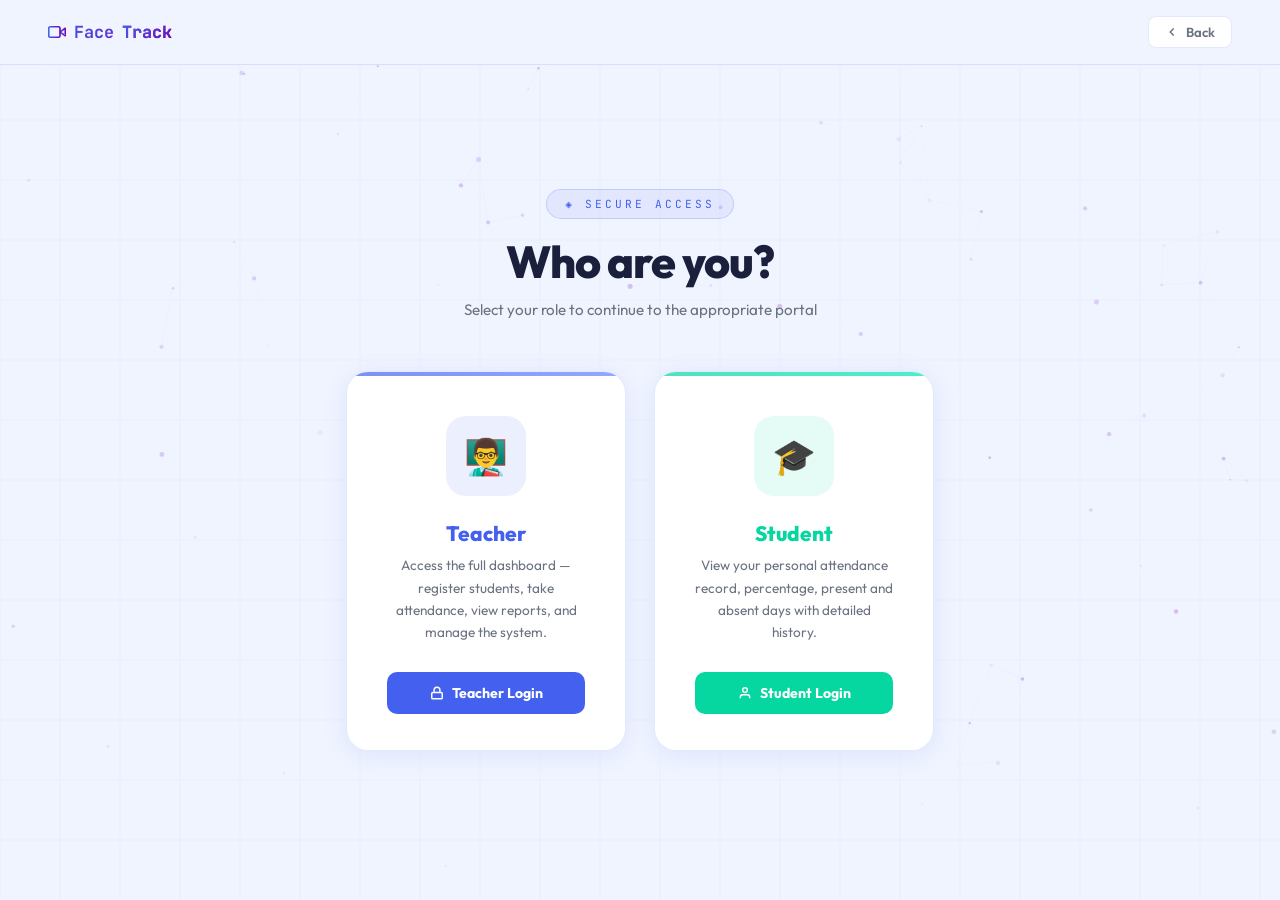
<file: face_attendanc/templates/login.html>
<!DOCTYPE html>
<html lang="en">
<head>
<meta charset="UTF-8"/>
<meta name="viewport" content="width=device-width, initial-scale=1.0"/>
<title>FaceTrack — Choose Login</title>
<link href="https://fonts.googleapis.com/css2?family=Outfit:wght@300;400;500;600;700;800&family=JetBrains+Mono:wght@400;600&display=swap" rel="stylesheet"/>
<style>
:root{--bg:#f0f4ff;--surface:#fff;--accent:#4361ee;--accent2:#7209b7;--accent3:#06d6a0;--text:#1a1f3c;--muted:#6b7280;--border:rgba(67,97,238,0.14);--shadow:0 4px 24px rgba(67,97,238,0.1);--glow:0 0 24px rgba(67,97,238,0.35),0 8px 32px rgba(67,97,238,0.15);}
*{margin:0;padding:0;box-sizing:border-box;}
html,body{min-height:100vh;background:var(--bg);color:var(--text);font-family:'Outfit',sans-serif;cursor:default;}
#bg-canvas{position:fixed;inset:0;z-index:0;}

.topbar{position:fixed;top:0;left:0;right:0;z-index:100;display:flex;align-items:center;justify-content:space-between;padding:16px 48px;border-bottom:1px solid var(--border);backdrop-filter:blur(20px);background:rgba(240,244,255,0.9);}
.logo{display:inline-flex;align-items:center;gap:8px;font-family:'JetBrains Mono',monospace;font-size:1.05rem;font-weight:700;text-decoration:none;background:linear-gradient(135deg,var(--accent),var(--accent2));-webkit-background-clip:text;-webkit-text-fill-color:transparent;background-clip:text;}
.logo svg{flex-shrink:0;}
.logo span{background:linear-gradient(135deg,var(--accent),var(--accent2));-webkit-background-clip:text;-webkit-text-fill-color:transparent;background-clip:text;}
.back-link{display:flex;align-items:center;gap:7px;font-size:0.82rem;font-weight:600;color:var(--muted);text-decoration:none;padding:7px 16px;border:1px solid var(--border);border-radius:8px;background:var(--surface);transition:all 0.2s;}
.back-link:hover{color:var(--accent);border-color:rgba(67,97,238,0.3);}

.page{position:relative;z-index:10;min-height:100vh;display:flex;flex-direction:column;align-items:center;justify-content:center;padding:100px 24px 60px;text-align:center;}
.page-tag{font-family:'JetBrains Mono',monospace;font-size:0.7rem;letter-spacing:3px;color:var(--accent);margin-bottom:14px;background:rgba(67,97,238,0.08);border:1px solid rgba(67,97,238,0.2);padding:7px 18px;border-radius:100px;display:inline-block;animation:fadeUp 0.6s ease both;}
.page-title{font-size:clamp(2rem,4vw,2.8rem);font-weight:800;color:var(--text);letter-spacing:-1px;margin-bottom:10px;animation:fadeUp 0.7s ease 0.1s both;}
.page-sub{font-size:0.95rem;color:var(--muted);margin-bottom:52px;animation:fadeUp 0.7s ease 0.2s both;}

/* Role cards */
.roles{display:flex;gap:28px;justify-content:center;flex-wrap:wrap;animation:fadeUp 0.7s ease 0.3s both;}
.role-card{background:var(--surface);border:1.5px solid var(--border);border-radius:22px;padding:44px 40px 36px;width:280px;cursor:pointer;text-decoration:none;color:var(--text);box-shadow:var(--shadow);transition:all 0.3s cubic-bezier(0.23,1,0.32,1);position:relative;overflow:hidden;display:flex;flex-direction:column;align-items:center;text-align:center;}
.role-card::before{content:'';position:absolute;top:0;left:0;right:0;height:4px;border-radius:22px 22px 0 0;opacity:0.7;transition:opacity 0.3s;}
.role-card.teacher::before{background:linear-gradient(90deg,var(--accent),#6483ff);}
.role-card.student::before{background:linear-gradient(90deg,var(--accent3),#00e8b5);}
.role-card:hover{transform:translateY(-8px);box-shadow:0 20px 52px rgba(67,97,238,0.18);}
.role-card:hover::before{opacity:1;}

.role-icon{width:80px;height:80px;border-radius:20px;display:flex;align-items:center;justify-content:center;margin-bottom:24px;font-size:2.2rem;}
.role-card.teacher .role-icon{background:rgba(67,97,238,0.1);}
.role-card.student .role-icon{background:rgba(6,214,160,0.1);}

.role-title{font-size:1.3rem;font-weight:800;margin-bottom:8px;}
.role-card.teacher .role-title{color:var(--accent);}
.role-card.student .role-title{color:var(--accent3);}

.role-desc{font-size:0.85rem;color:var(--muted);line-height:1.65;margin-bottom:28px;flex:1;}

.role-btn{display:inline-flex;align-items:center;gap:8px;padding:12px 28px;border-radius:10px;font-family:'Outfit',sans-serif;font-size:0.88rem;font-weight:700;border:none;cursor:pointer;transition:all 0.25s;text-decoration:none;color:#fff;width:100%;justify-content:center;}
.role-card.teacher .role-btn{background:var(--accent);}
.role-card.teacher .role-btn:hover{background:#3451d1;box-shadow:0 0 20px rgba(67,97,238,0.4);}
.role-card.student .role-btn{background:var(--accent3);}
.role-card.student .role-btn:hover{background:#00b890;box-shadow:0 0 20px rgba(6,214,160,0.4);}

@keyframes fadeUp{from{opacity:0;transform:translateY(22px);}to{opacity:1;transform:translateY(0);}}
</style>
</head>
<body>
<canvas id="bg-canvas"></canvas>
<nav class="topbar">
  <div class="logo"><svg width="18" height="18" viewBox="0 0 24 24" fill="none" stroke="url(#lg)" stroke-width="2.2" stroke-linecap="round" stroke-linejoin="round"><defs><linearGradient id="lg" x1="0" y1="0" x2="1" y2="0"><stop offset="0%" stop-color="#4361ee"/><stop offset="100%" stop-color="#7209b7"/></linearGradient></defs><path d="M23 7l-7 5 7 5V7z"/><rect x="1" y="5" width="15" height="14" rx="2" ry="2"/></svg>Face<span>Track</span></div>
  <a href="/" class="back-link">
    <svg width="14" height="14" viewBox="0 0 24 24" fill="none" stroke="currentColor" stroke-width="2.5"><polyline points="15 18 9 12 15 6"/></svg>
    Back
  </a>
</nav>

<div class="page">
  <div class="page-tag">◈ SECURE ACCESS</div>
  <h1 class="page-title">Who are you?</h1>
  <p class="page-sub">Select your role to continue to the appropriate portal</p>

  <div class="roles">
    <a href="/teacher-login" class="role-card teacher">
      <div class="role-icon">👨‍🏫</div>
      <div class="role-title">Teacher</div>
      <div class="role-desc">Access the full dashboard — register students, take attendance, view reports, and manage the system.</div>
      <span class="role-btn">
        <svg width="14" height="14" viewBox="0 0 24 24" fill="none" stroke="currentColor" stroke-width="2.5"><rect x="3" y="11" width="18" height="11" rx="2" ry="2"/><path d="M7 11V7a5 5 0 0 1 10 0v4"/></svg>
        Teacher Login
      </span>
    </a>

    <a href="/student-login" class="role-card student">
      <div class="role-icon">🎓</div>
      <div class="role-title">Student</div>
      <div class="role-desc">View your personal attendance record, percentage, present and absent days with detailed history.</div>
      <span class="role-btn">
        <svg width="14" height="14" viewBox="0 0 24 24" fill="none" stroke="currentColor" stroke-width="2.5"><path d="M20 21v-2a4 4 0 0 0-4-4H8a4 4 0 0 0-4 4v2"/><circle cx="12" cy="7" r="4"/></svg>
        Student Login
      </span>
    </a>
  </div>
</div>

<script>
const cv=document.getElementById('bg-canvas'),cx=cv.getContext('2d');
let W,H,ps=[];
function rsz(){W=cv.width=window.innerWidth;H=cv.height=window.innerHeight;}
window.addEventListener('resize',()=>{rsz();init();});rsz();
class P{constructor(){this.r(true);}r(i=false){this.x=Math.random()*W;this.y=i?Math.random()*H:-10;this.vx=(Math.random()-.5)*.3;this.vy=Math.random()*.35+.08;this.rad=Math.random()*2+.6;this.a=Math.random()*.18+.06;this.h=Math.random()>.5?'67,97,238':'114,9,183';}u(){this.x+=this.vx;this.y+=this.vy;if(this.y>H+10)this.r();}d(){cx.save();cx.globalAlpha=this.a;cx.fillStyle=`rgba(${this.h},1)`;cx.beginPath();cx.arc(this.x,this.y,this.rad,0,Math.PI*2);cx.fill();cx.restore();}}
function init(){ps=[];for(let i=0;i<80;i++)ps.push(new P());}init();
function loop(){cx.clearRect(0,0,W,H);cx.save();cx.strokeStyle='rgba(67,97,238,0.035)';cx.lineWidth=1;for(let x=0;x<W;x+=60){cx.beginPath();cx.moveTo(x,0);cx.lineTo(x,H);cx.stroke();}for(let y=0;y<H;y+=60){cx.beginPath();cx.moveTo(0,y);cx.lineTo(W,y);cx.stroke();}cx.restore();for(let i=0;i<ps.length;i++)for(let j=i+1;j<ps.length;j++){const dx=ps[i].x-ps[j].x,dy=ps[i].y-ps[j].y,d=Math.sqrt(dx*dx+dy*dy);if(d<110){cx.save();cx.globalAlpha=(1-d/110)*.07;cx.strokeStyle='rgba(67,97,238,1)';cx.lineWidth=.5;cx.beginPath();cx.moveTo(ps[i].x,ps[i].y);cx.lineTo(ps[j].x,ps[j].y);cx.stroke();cx.restore();}}ps.forEach(p=>{p.u();p.d();});requestAnimationFrame(loop);}loop();
</script>
</body>
</html>
</file>
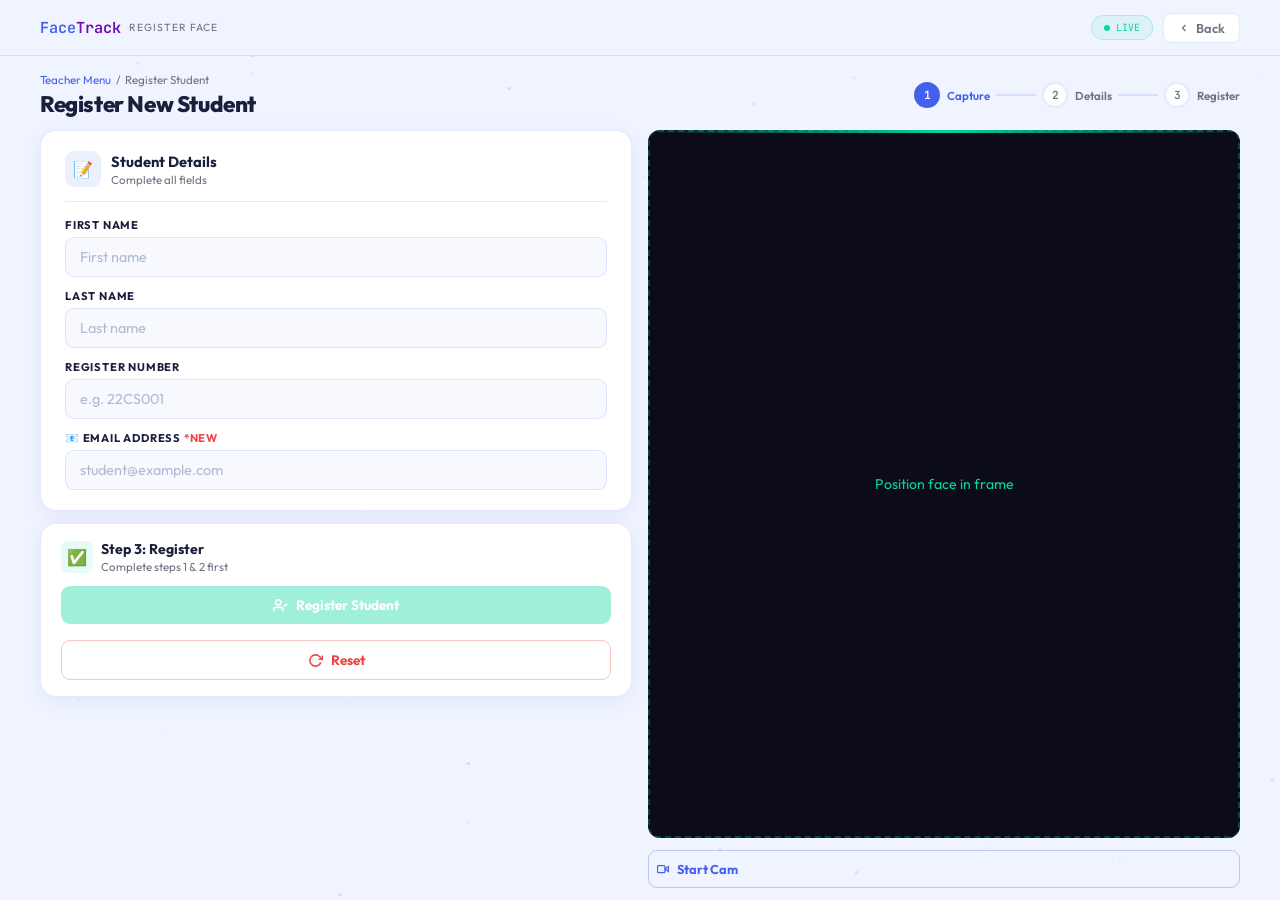
<file: face_attendanc/templates/register.html>
<!DOCTYPE html>
<html lang="en">
<head>
<meta charset="UTF-8"/>
<meta name="viewport" content="width=device-width, initial-scale=1.0"/>
<title>FaceTrack — Register Face</title>
<link href="https://fonts.googleapis.com/css2?family=Outfit:wght@300;400;500;600;700;800&family=JetBrains+Mono:wght@400;600&display=swap" rel="stylesheet"/>
<style>
:root{
  --bg:#f0f4ff; --surface:#ffffff; --surface2:#f7f9ff;
  --accent:#4361ee; --accent2:#7209b7; --accent3:#06d6a0;
  --danger:#ef4444;
  --text:#1a1f3c; --muted:#6b7280; --border:rgba(67,97,238,0.14);
  --shadow:0 4px 20px rgba(67,97,238,0.09);
  --glow:0 0 20px rgba(67,97,238,0.35),0 6px 24px rgba(67,97,238,0.15);
  --glow-green:0 0 20px rgba(6,214,160,0.4);
}
*{margin:0;padding:0;box-sizing:border-box;}

/* Full-viewport, no scroll */
html,body{
  height:100vh;overflow:hidden;
  background:var(--bg);color:var(--text);
  font-family:'Outfit',sans-serif;cursor:default;
}
#bg-canvas{position:fixed;inset:0;z-index:0;}

/* ── TOPBAR ── */
.topbar{
  position:fixed;top:0;left:0;right:0;z-index:100;
  display:flex;align-items:center;justify-content:space-between;
  padding:12px 40px;
  border-bottom:1px solid var(--border);
  backdrop-filter:blur(20px);
  background:rgba(240,244,255,0.9);
  height:56px;
}
.logo{font-family:'JetBrains Mono',monospace;font-size:0.95rem;font-weight:600;color:var(--accent);text-decoration:none;}
.logo span{color:var(--accent2);}
.nav-r{display:flex;align-items:center;gap:10px;}
.back-btn{display:flex;align-items:center;gap:6px;font-size:0.8rem;font-weight:600;color:var(--muted);text-decoration:none;padding:6px 14px;border:1px solid var(--border);border-radius:8px;background:var(--surface);transition:all 0.2s;}
.back-btn:hover{color:var(--accent);border-color:rgba(67,97,238,0.3);}
.sys-pill{display:flex;align-items:center;gap:6px;font-family:'JetBrains Mono',monospace;font-size:0.62rem;color:var(--accent3);background:rgba(6,214,160,0.08);border:1px solid rgba(6,214,160,0.25);padding:5px 12px;border-radius:100px;}
.s-dot{width:6px;height:6px;background:var(--accent3);border-radius:50%;animation:pulse 1.8s infinite;}
@keyframes pulse{0%,100%{box-shadow:0 0 0 0 rgba(6,214,160,0.5);}50%{box-shadow:0 0 0 5px rgba(6,214,160,0);}}

/* ── MAIN WRAPPER ── fills remaining height under topbar ── */
.wrapper{
  position:relative;z-index:10;
  height:calc(100vh - 56px);
  margin-top:56px;
  display:flex;
  flex-direction:column;
  padding:16px 40px 12px;
  gap:12px;
}

/* ── PAGE HEADER (compact) ── */
.page-head{
  display:flex;align-items:center;justify-content:space-between;flex-shrink:0;
}
.head-left{}
.breadcrumb{font-size:0.72rem;color:var(--muted);display:flex;align-items:center;gap:5px;margin-bottom:3px;}
.breadcrumb a{color:var(--accent);text-decoration:none;}
.page-title{font-size:1.4rem;font-weight:800;color:var(--text);letter-spacing:-0.4px;}

/* ── STEP INDICATOR (compact) ── */
.steps{display:flex;align-items:center;gap:0;}
.step{display:flex;align-items:center;gap:7px;}
.step-num{width:26px;height:26px;border-radius:50%;display:flex;align-items:center;justify-content:center;font-family:'JetBrains Mono',monospace;font-size:0.7rem;font-weight:600;border:2px solid var(--border);background:var(--surface);color:var(--muted);flex-shrink:0;transition:all 0.3s;}
.step-label{font-size:0.72rem;font-weight:600;color:var(--muted);transition:color 0.3s;white-space:nowrap;}
.step-line{width:40px;height:2px;background:var(--border);margin:0 6px;transition:background 0.3s;flex-shrink:0;}
.step.active .step-num{background:var(--accent);border-color:var(--accent);color:#fff;}
.step.active .step-label{color:var(--accent);}
.step.done .step-num{background:var(--accent3);border-color:var(--accent3);color:#fff;}
.step.done .step-label{color:var(--accent3);}
.step-line.done{background:var(--accent3);}

/* ── TWO-COLUMN CONTENT ── fills remaining space ── */
.content{
  flex:1;
  display:grid;
  grid-template-columns:1fr 1fr;
  gap:16px;
  min-height:0; /* allow flex child to shrink */
}

/* ── CARD ── */
.card{
  background:var(--surface);border:1.5px solid var(--border);
  border-radius:16px;padding:20px 24px;
  box-shadow:var(--shadow);
  display:flex;flex-direction:column;
  overflow:hidden;
}
.card-head{display:flex;align-items:center;gap:10px;margin-bottom:16px;padding-bottom:14px;border-bottom:1px solid var(--border);flex-shrink:0;}
.card-icon{width:36px;height:36px;border-radius:9px;display:flex;align-items:center;justify-content:center;flex-shrink:0;}
.card-htitle{font-size:0.92rem;font-weight:700;color:var(--text);}
.card-hsub{font-size:0.72rem;color:var(--muted);margin-top:1px;}

/* ── FORM ── */
.form-body{flex:1;display:flex;flex-direction:column;gap:0;overflow-y:auto;}
.form-group{margin-bottom:12px;}
.form-group:last-of-type{margin-bottom:0;}
.form-label{display:block;font-size:0.7rem;font-weight:700;letter-spacing:0.8px;color:var(--text);margin-bottom:5px;text-transform:uppercase;}
.form-input{
  width:100%;padding:10px 14px;
  background:var(--surface2);border:1.5px solid var(--border);
  border-radius:9px;color:var(--text);
  font-family:'Outfit',sans-serif;font-size:0.9rem;
  outline:none;transition:border-color 0.2s,box-shadow 0.2s;
}
.form-input:focus{border-color:var(--accent);box-shadow:0 0 0 3px rgba(67,97,238,0.1);}
.form-input::placeholder{color:#b0b9d0;}

/* ── BUTTONS ── */
.btn{display:inline-flex;align-items:center;gap:8px;padding:10px 20px;font-family:'Outfit',sans-serif;font-size:0.85rem;font-weight:700;border:none;border-radius:9px;cursor:pointer;transition:all 0.25s cubic-bezier(0.23,1,0.32,1);}
.btn-primary{background:var(--accent);color:#fff;justify-content:center;width:100%;margin-top:14px;}
.btn-primary:hover{background:#3451d1;box-shadow:var(--glow);transform:translateY(-2px);}
.btn-primary:disabled{opacity:0.38;transform:none;cursor:not-allowed;box-shadow:none;}
.btn-green{background:var(--accent3);color:#fff;justify-content:center;width:100%;}
.btn-green:hover{filter:brightness(1.05);box-shadow:var(--glow-green);transform:translateY(-2px);}
.btn-green:disabled{opacity:0.38;transform:none;cursor:not-allowed;box-shadow:none;}
.btn-outline{background:transparent;color:var(--accent);border:1.5px solid rgba(67,97,238,0.3);}
.btn-outline:hover{background:rgba(67,97,238,0.06);border-color:var(--accent);transform:translateY(-2px);}
.btn-red{background:transparent;color:var(--danger);border:1.5px solid rgba(239,68,68,0.3);}
.btn-red:hover{background:rgba(239,68,68,0.06);border-color:var(--danger);transform:translateY(-2px);}
.btn-sm{padding:8px 16px;font-size:0.78rem;}

/* ── ALERT ── */
.alert{display:none;padding:10px 14px;border-radius:9px;font-size:0.82rem;font-weight:500;align-items:center;gap:8px;margin-top:10px;flex-shrink:0;}
.alert.show{display:flex;}
.alert.success{background:rgba(6,214,160,0.1);border:1px solid rgba(6,214,160,0.3);color:#047857;}
.alert.error{background:rgba(239,68,68,0.08);border:1px solid rgba(239,68,68,0.25);color:#b91c1c;}
.alert.info{background:rgba(67,97,238,0.08);border:1px solid rgba(67,97,238,0.25);color:var(--accent);}

/* ── LEFT COLUMN (form + register btn) ── */
.left-col{display:flex;flex-direction:column;gap:12px;min-height:0;}

/* Register step card at bottom of left */
.reg-card{background:var(--surface);border:1.5px solid var(--border);border-radius:16px;padding:16px 20px;box-shadow:var(--shadow);flex-shrink:0;}
.reg-card-head{display:flex;align-items:center;gap:8px;margin-bottom:12px;}
.reg-card-icon{width:32px;height:32px;border-radius:8px;background:rgba(6,214,160,0.1);display:flex;align-items:center;justify-content:center;flex-shrink:0;}
.reg-card-title{font-size:0.88rem;font-weight:700;color:var(--text);}
.reg-card-sub{font-size:0.72rem;color:var(--muted);margin-top:1px;}

/* ── RIGHT COLUMN (camera) ── */
.right-col{display:flex;flex-direction:column;gap:0;min-height:0;}
.cam-card{flex:1;display:flex;flex-direction:column;overflow:hidden;}

/* Camera preview box — fills available space */
.cam-wrap{
  position:relative;flex:1;
  background:#0d0d1a;border-radius:12px;
  margin-bottom:12px;
  overflow:hidden;
}

.cam-overlay{position:absolute;inset:0;display:flex;align-items:center;justify-content:center;background:rgba(13,13,26,0.4);border:2px dashed rgba(6,214,160,0.3);border-radius:10px;color:#06d6a0;font-size:0.88rem;z-index:5;transition:opacity 0.3s;}
.cam-overlay.hidden{opacity:0;pointer-events:none;}

#cam-feed{width:100%;height:100%;object-fit:cover;border-radius:12px;}

.scan-line{position:absolute;top:0;left:0;right:0;height:3px;background:linear-gradient(90deg,transparent,var(--accent3),transparent);animation:none;z-index:6;}
.scan-line.on{animation:scan 1.5s ease-in-out infinite;}
@keyframes scan{0%{top:0;}100%{top:100%;}}

#flash{position:absolute;inset:0;background:#fff;opacity:0;border-radius:12px;pointer-events:none;transition:opacity 0.1s;}

/* Captured image */
#captured-wrap{display:none;flex:1;background:#0d0d1a;border-radius:12px;overflow:hidden;position:relative;}
#captured-img{width:100%;height:100%;object-fit:cover;border-radius:12px;}

#liveness-status{display:none;padding:8px 12px;border-radius:8px;font-size:0.75rem;font-weight:600;margin-top:10px;}

/* Buttons area */
.btn-area{display:flex;gap:8px;flex-shrink:0;}
.btn-area .btn{flex:1;margin-top:0;font-size:0.8rem;padding:10px 8px;}

.btn-reset{background:transparent;color:var(--danger);border:1.5px solid rgba(239,68,68,0.3);justify-content:center;width:100%;margin-top:8px;}
.btn-reset:hover{background:rgba(239,68,68,0.06);border-color:var(--danger);transform:translateY(-2px);}
@keyframes fadeUp{from{opacity:0;transform:translateY(8px);}to{opacity:1;transform:translateY(0);}}
</style>
</head>
<body>
<canvas id="bg-canvas"></canvas>

<nav class="topbar">
  <div style="display:flex;align-items:center;gap:8px;">
    <div class="logo">Face<span>Track</span></div>
    <span style="font-size:0.65rem;color:var(--muted);letter-spacing:1px;">REGISTER FACE</span>
  </div>
  <div class="nav-r">
    <div class="sys-pill"><div class="s-dot"></div>LIVE</div>
    <a href="/menu" class="back-btn">
      <svg width="12" height="12" viewBox="0 0 24 24" fill="none" stroke="currentColor" stroke-width="2.5"><polyline points="15 18 9 12 15 6"/></svg>
      Back
    </a>
  </div>
</nav>

<div class="wrapper">
  <div class="page-head">
    <div class="head-left">
      <div class="breadcrumb"><a href="/menu">Teacher Menu</a><span>/</span><span>Register Student</span></div>
      <div class="page-title">Register New Student</div>
    </div>
    <div class="steps">
      <div class="step active" id="step-1"><div class="step-num">1</div><div class="step-label">Capture</div></div>
      <div class="step-line" id="line-1"></div>
      <div class="step" id="step-2"><div class="step-num">2</div><div class="step-label">Details</div></div>
      <div class="step-line" id="line-2"></div>
      <div class="step" id="step-3"><div class="step-num">3</div><div class="step-label">Register</div></div>
    </div>
  </div>

  <div class="content">
    <!-- LEFT: FORM -->
    <div class="left-col">
      <div class="card">
        <div class="card-head">
          <div class="card-icon" style="background:rgba(67,97,238,0.1);">📝</div>
          <div>
            <div class="card-htitle">Student Details</div>
            <div class="card-hsub">Complete all fields</div>
          </div>
        </div>
        <div class="form-body">
          <div class="form-group">
            <label class="form-label">First Name</label>
            <input class="form-input" id="r-first" type="text" placeholder="First name" oninput="checkStep2()"/>
          </div>
          <div class="form-group">
            <label class="form-label">Last Name</label>
            <input class="form-input" id="r-last" type="text" placeholder="Last name" oninput="checkStep2()"/>
          </div>
          <div class="form-group">
            <label class="form-label">Register Number</label>
            <input class="form-input" id="r-regno" type="text" placeholder="e.g. 22CS001" oninput="checkStep2()"/>
          </div>
          <div class="form-group">
            <label class="form-label">📧 Email Address <span style="color:var(--danger);">*NEW</span></label>
            <input class="form-input" id="r-email" type="email" placeholder="student@example.com" oninput="checkStep2()"/>
          </div>
        </div>
      </div>

      <div class="reg-card">
        <div class="reg-card-head">
          <div class="reg-card-icon">✅</div>
          <div>
            <div class="reg-card-title" id="step3-title">Step 3: Register</div>
            <div class="reg-card-sub" id="step3-sub">Complete steps 1 & 2 first</div>
          </div>
        </div>
        <button class="btn btn-green" id="btn-register" onclick="registerStudent()" disabled style="margin:0;">
          <svg width="15" height="15" viewBox="0 0 24 24" fill="none" stroke="currentColor" stroke-width="2.5"><path d="M16 21v-2a4 4 0 0 0-4-4H5a4 4 0 0 0-4 4v2"/><circle cx="8.5" cy="7" r="4"/><polyline points="17 11 19 13 23 9"/></svg>
          Register Student
        </button>
        <button class="btn btn-reset" id="btn-reset" onclick="resetForm()" style="margin-top:16px;">
          <svg width="15" height="15" viewBox="0 0 24 24" fill="none" stroke="currentColor" stroke-width="2.5"><polyline points="23 4 23 10 17 10"/><path d="M20.49 15a9 9 0 1 1-2.12-9.36L23 10"/></svg>
          Reset
        </button>
        <div class="alert" id="reg-alert"></div>
      </div>
    </div>

    <!-- RIGHT: CAMERA -->
    <div class="right-col">
      <div class="cam-card">
        <div class="cam-wrap" id="cam-wrap">
          <video id="cam-feed" playsinline autoplay muted style="display:none;"></video>
          <canvas id="reg-canvas" style="display:none;"></canvas>
          <div id="flash"></div>
          <div id="cam-overlay" class="cam-overlay">Position face in frame</div>
          <div id="scan-line" class="scan-line"></div>
        </div>
        <div id="captured-wrap">
          <img id="captured-img"/>
        </div>
        <div id="liveness-status"></div>
        <div class="btn-area">
          <button class="btn btn-outline" id="btn-start-cam" onclick="startCamera()">
            <svg width="12" height="12" viewBox="0 0 24 24" fill="none" stroke="currentColor" stroke-width="2.5"><polygon points="23 7 16 12 23 17 23 7"/><rect x="1" y="5" width="15" height="14" rx="2" ry="2"/></svg>
            Start Cam
          </button>
          <button class="btn btn-primary" id="btn-capture" onclick="capturePhoto()" disabled style="display:none;">
            <svg width="12" height="12" viewBox="0 0 24 24" fill="none" stroke="currentColor" stroke-width="2.5"><circle cx="12" cy="12" r="4"/><path d="M1 12s4-8 11-8 11 8 11 8-4 8-11 8-11-8-11-8z"/></svg>
            Capture Photo
          </button>
          <button class="btn btn-outline" id="btn-stop-cam" onclick="stopCamera()" style="display:none;">
            <svg width="12" height="12" viewBox="0 0 24 24" fill="none" stroke="currentColor" stroke-width="2.5"><rect x="2" y="2" width="20" height="20" rx="2.18" ry="2.18"/></svg>
            Stop
          </button>
          <button class="btn btn-outline" id="btn-retake" onclick="retake()" style="display:none;">
            <svg width="12" height="12" viewBox="0 0 24 24" fill="none" stroke="currentColor" stroke-width="2.5"><polyline points="23 4 23 10 17 10"/><path d="M20.49 15a9 9 0 1 1-2.12-9.36L23 10"/></svg>
            Retake
          </button>
        </div>
      </div>
    </div>
  </div>
</div>

<script>
const cv=document.getElementById('bg-canvas'),cx=cv.getContext('2d');
let W,H,ps=[];
function rsz(){W=cv.width=window.innerWidth;H=cv.height=window.innerHeight;}
window.addEventListener('resize',()=>{rsz();init();});rsz();
class P{constructor(){this.r(true);}r(i=false){this.x=Math.random()*W;this.y=i?Math.random()*H:-10;this.vx=(Math.random()-.5)*.25;this.vy=Math.random()*.3+.05;this.rad=Math.random()*1.8+.4;this.a=Math.random()*.12+.04;this.h=Math.random()>.5?'67,97,238':'114,9,183';}u(){this.x+=this.vx;this.y+=this.vy;if(this.y>H+10)this.r();}d(){cx.save();cx.globalAlpha=this.a;cx.fillStyle=`rgba(${this.h},1)`;cx.beginPath();cx.arc(this.x,this.y,this.rad,0,Math.PI*2);cx.fill();cx.restore();}}
function init(){ps=[];for(let i=0;i<50;i++)ps.push(new P());}init();
function loop(){cx.clearRect(0,0,W,H);ps.forEach(p=>{p.u();p.d();});requestAnimationFrame(loop);}loop();

let stream=null,capturedImageData=null;
const vid=document.getElementById('cam-feed'),regCanvas=document.getElementById('reg-canvas');

function setStep(n){
  for(let i=1;i<=3;i++){
    const s=document.getElementById(`step-${i}`);
    const l=document.getElementById(`line-${i}`);
    if(i<n){s.className='step done';if(l)l.className='step-line done';}
    else if(i===n){s.className='step active';if(l)l.className='step-line';}
    else{s.className='step';if(l)l.className='step-line';}
  }
}

function checkStep1(){
  const hasCam=stream!==null;
  if(hasCam){
    setStep(1);
    document.getElementById('btn-capture').disabled=false;
  }
}

function checkStep2(){
  const f=document.getElementById('r-first').value.trim(),l=document.getElementById('r-last').value.trim(),r=document.getElementById('r-regno').value.trim(),e=document.getElementById('r-email').value.trim();
  if(f&&l&&r&&e&&capturedImageData){
    document.getElementById('btn-register').disabled=false;
    document.getElementById('step3-sub').textContent='Ready — click Register Student';
    setStep(3);
  }else if(f&&l&&r&&e){
    setStep(2);
  }
}

async function startCamera(){
  try{
    stream=await navigator.mediaDevices.getUserMedia({video:{facingMode:'user',width:{ideal:640},height:{ideal:480}}});
    vid.srcObject=stream;
    vid.style.display='block';
    document.getElementById('cam-overlay').classList.add('hidden');
    document.getElementById('scan-line').classList.add('on');
    document.getElementById('btn-start-cam').style.display='none';
    document.getElementById('btn-capture').style.display='inline-flex';
    document.getElementById('btn-stop-cam').style.display='inline-flex';
    document.getElementById('btn-capture').disabled=false;
    checkStep1();
    showAlert('reg-alert','Camera active. Position your face and click Capture.','info');
    setStep(1);
  }catch(e){showAlert('reg-alert','Cannot access camera: '+e.message,'error');}
}

function stopCamera(){
  if(stream){stream.getTracks().forEach(t=>t.stop());stream=null;}
  vid.style.display='none';
  document.getElementById('cam-overlay').classList.remove('hidden');
  document.getElementById('scan-line').classList.remove('on');
  document.getElementById('btn-start-cam').style.display='inline-flex';
  document.getElementById('btn-capture').style.display='none';
  document.getElementById('btn-stop-cam').style.display='none';
}

async function capturePhoto(){
  const capBtn=document.getElementById('btn-capture');
  capBtn.disabled=true;
  capBtn.innerHTML=`<svg width="12" height="12" viewBox="0 0 24 24" fill="none" stroke="currentColor" stroke-width="2.5" style="animation:spin 0.8s linear"><circle cx="12" cy="12" r="10"/><path d="M12 6v6m0 0v6M6 12h6m0 0h6"/></svg> Analyzing…`;
  
  regCanvas.width=vid.videoWidth;
  regCanvas.height=vid.videoHeight;
  regCanvas.getContext('2d').drawImage(vid,0,0);
  const liveFrame1=regCanvas.toDataURL('image/jpeg',0.85);

  showAlert('reg-alert','😉 Please blink once for liveness check…','info');

  await new Promise(r => setTimeout(r, 800));
  if(!stream){capBtn.disabled=false;capBtn.innerHTML='Capture Photo';return;}

  regCanvas.getContext('2d').drawImage(vid,0,0);
  const liveFrame2=regCanvas.toDataURL('image/jpeg',0.85);

  try{
    const res=await fetch('/api/liveness',{method:'POST',headers:{'Content-Type':'application/json'},body:JSON.stringify({frame1:liveFrame1,frame2:liveFrame2})});
    const data=await res.json();
    const livStat=document.getElementById('liveness-status');

    if(!data.live){
      livStat.style.display='block';
      livStat.style.background='rgba(239,68,68,0.1)';
      livStat.style.color='#b91c1c';
      livStat.style.border='1px solid rgba(239,68,68,0.3)';
      livStat.textContent='⚠️ ' + (data.message || 'Liveness failed. Please blink.');
      capBtn.disabled=false;
      capBtn.innerHTML=`<svg width="12" height="12" viewBox="0 0 24 24" fill="none" stroke="currentColor" stroke-width="2.5"><circle cx="12" cy="12" r="4"/><path d="M1 12s4-8 11-8 11 8 11 8-4 8-11 8-11-8-11-8z"/></svg> Retry Capture`;
      document.getElementById('reg-alert').className='alert';
      return;
    }
    livStat.style.display='block';
    livStat.style.background='rgba(6,214,160,0.1)';
    livStat.style.color='#047857';
    livStat.style.border='1px solid rgba(6,214,160,0.3)';
    livStat.textContent='✅ Liveness confirmed!';
  }catch(e){
    document.getElementById('liveness-status').style.display='none';
  }

  regCanvas.getContext('2d').drawImage(vid,0,0);
  capturedImageData=regCanvas.toDataURL('image/jpeg',0.92);

  const flash=document.getElementById('flash');
  flash.style.opacity='1';
  setTimeout(()=>flash.style.opacity='0',100);

  document.getElementById('captured-img').src=capturedImageData;
  document.getElementById('cam-wrap').style.display='none';
  document.getElementById('captured-wrap').style.display='block';
  capBtn.style.display='none';
  document.getElementById('btn-retake').style.display='inline-flex';
  document.getElementById('btn-stop-cam').style.display='none';

  if(stream){stream.getTracks().forEach(t=>t.stop());stream=null;}

  const ok=document.getElementById('r-first').value.trim()&&
           document.getElementById('r-last').value.trim()&&
           document.getElementById('r-regno').value.trim()&&
           document.getElementById('r-email').value.trim();
  if(ok){
    document.getElementById('btn-register').disabled=false;
    document.getElementById('step3-sub').textContent='Ready — click Register Student';
    setStep(3);
  }else{
    showAlert('reg-alert','Photo captured! Now fill in student details.','info');
    setStep(2);
  }
}

function retake(){
  capturedImageData=null;
  document.getElementById('captured-wrap').style.display='none';
  document.getElementById('cam-wrap').style.display='block';
  document.getElementById('btn-capture').style.display='inline-flex';
  document.getElementById('btn-capture').disabled=true;
  document.getElementById('btn-retake').style.display='none';
  document.getElementById('btn-start-cam').style.display='inline-flex';
  document.getElementById('btn-stop-cam').style.display='none';
  document.getElementById('btn-register').disabled=true;
  document.getElementById('step3-sub').textContent='Complete steps 1 & 2 first';
  document.getElementById('cam-overlay').classList.remove('hidden');
  document.getElementById('scan-line').classList.remove('on');
  document.getElementById('reg-alert').className='alert';
  document.getElementById('liveness-status').style.display='none';
  document.getElementById('btn-capture').innerHTML=`<svg width="12" height="12" viewBox="0 0 24 24" fill="none" stroke="currentColor" stroke-width="2.5"><circle cx="12" cy="12" r="4"/><path d="M1 12s4-8 11-8 11 8 11 8-4 8-11 8-11-8-11-8z"/></svg> Capture Photo`;
  checkStep1();
}

function resetForm(){
  // Stop camera if running
  if(stream){stream.getTracks().forEach(t=>t.stop());stream=null;}
  // Clear form inputs
  document.getElementById('r-first').value='';
  document.getElementById('r-last').value='';
  document.getElementById('r-regno').value='';
  document.getElementById('r-email').value='';
  // Reset captured state
  capturedImageData=null;
  // Reset camera UI
  document.getElementById('captured-wrap').style.display='none';
  document.getElementById('cam-wrap').style.display='block';
  document.getElementById('cam-overlay').classList.remove('hidden');
  document.getElementById('scan-line').classList.remove('on');
  // Reset button visibility
  document.getElementById('btn-start-cam').style.display='inline-flex';
  document.getElementById('btn-capture').style.display='none';
  document.getElementById('btn-capture').disabled=true;
  document.getElementById('btn-capture').innerHTML=`<svg width="12" height="12" viewBox="0 0 24 24" fill="none" stroke="currentColor" stroke-width="2.5"><circle cx="12" cy="12" r="4"/><path d="M1 12s4-8 11-8 11 8 11 8-4 8-11 8-11-8-11-8z"/></svg> Capture Photo`;
  document.getElementById('btn-stop-cam').style.display='none';
  document.getElementById('btn-retake').style.display='none';
  // Reset register button and step indicators
  document.getElementById('btn-register').disabled=true;
  document.getElementById('btn-register').innerHTML=`<svg width="15" height="15" viewBox="0 0 24 24" fill="none" stroke="currentColor" stroke-width="2.5"><path d="M16 21v-2a4 4 0 0 0-4-4H5a4 4 0 0 0-4 4v2"/><circle cx="8.5" cy="7" r="4"/><polyline points="17 11 19 13 23 9"/></svg> Register Student`;
  document.getElementById('step3-sub').textContent='Complete steps 1 & 2 first';
  document.getElementById('liveness-status').style.display='none';
  document.getElementById('reg-alert').className='alert';
  setStep(1);
}

async function registerStudent(){
  const first=document.getElementById('r-first').value.trim();
  const last=document.getElementById('r-last').value.trim();
  const regno=document.getElementById('r-regno').value.trim();
  const email=document.getElementById('r-email').value.trim();
  
  if(!first||!last||!regno||!email){showAlert('reg-alert','Please fill in all fields.','error');return;}
  if(!capturedImageData){showAlert('reg-alert','Please capture a photo first.','error');return;}

  const btn=document.getElementById('btn-register');
  btn.disabled=true;
  btn.innerHTML=`<svg width="14" height="14" viewBox="0 0 24 24" fill="none" stroke="currentColor" stroke-width="2.5" style="animation:spin 1s linear infinite"><polyline points="23 4 23 10 17 10"/><path d="M20.49 15a9 9 0 1 1-2.12-9.36L23 10"/></svg> Registering…`;

  try{
    const res=await fetch('/api/register',{
      method:'POST',
      headers:{'Content-Type':'application/json'},
      body:JSON.stringify({first_name:first,last_name:last,reg_number:regno,email:email,image:capturedImageData})
    });
    const data=await res.json();
    showAlert('reg-alert',data.message,data.success?'success':'error');

    if(data.success){
      document.getElementById('r-first').value='';
      document.getElementById('r-last').value='';
      document.getElementById('r-regno').value='';
      document.getElementById('r-email').value='';
      capturedImageData=null;
      document.getElementById('captured-wrap').style.display='none';
      document.getElementById('cam-wrap').style.display='block';
      document.getElementById('btn-capture').style.display='inline-flex';
      document.getElementById('btn-capture').disabled=true;
      document.getElementById('btn-retake').style.display='none';
      document.getElementById('btn-start-cam').style.display='inline-flex';
      document.getElementById('btn-stop-cam').style.display='none';
      document.getElementById('cam-overlay').classList.remove('hidden');
      document.getElementById('scan-line').classList.remove('on');
      document.getElementById('step3-sub').textContent='Complete steps 1 & 2 first';
      setStep(1);
    }
  }catch(e){showAlert('reg-alert','Server error — is Flask running?','error');}

  btn.disabled=false;
  btn.innerHTML=`<svg width="15" height="15" viewBox="0 0 24 24" fill="none" stroke="currentColor" stroke-width="2.5"><path d="M16 21v-2a4 4 0 0 0-4-4H5a4 4 0 0 0-4 4v2"/><circle cx="8.5" cy="7" r="4"/><polyline points="17 11 19 13 23 9"/></svg> Register Student`;
}

function showAlert(id,msg,type){
  const el=document.getElementById(id);
  el.className='alert '+type+' show';
  const icons={
    success:'<polyline points="20 6 9 17 4 12"/>',
    error:'<circle cx="12" cy="12" r="10"/><line x1="12" y1="8" x2="12" y2="12"/><line x1="12" y1="16" x2="12.01" y2="16"/>',
    info:'<circle cx="12" cy="12" r="10"/><line x1="12" y1="8" x2="12" y2="12"/><line x1="12" y1="16" x2="12.01" y2="16"/>'
  };
  el.innerHTML=`<svg width="14" height="14" viewBox="0 0 24 24" fill="none" stroke="currentColor" stroke-width="2.5">${icons[type]||icons.info}</svg> ${msg}`;
  if(type==='success') setTimeout(()=>el.className='alert',5000);
}

const s=document.createElement('style');
s.textContent='@keyframes spin{from{transform:rotate(0deg);}to{transform:rotate(360deg);}}';
document.head.appendChild(s);
</script>
</body>
</html>
</file>
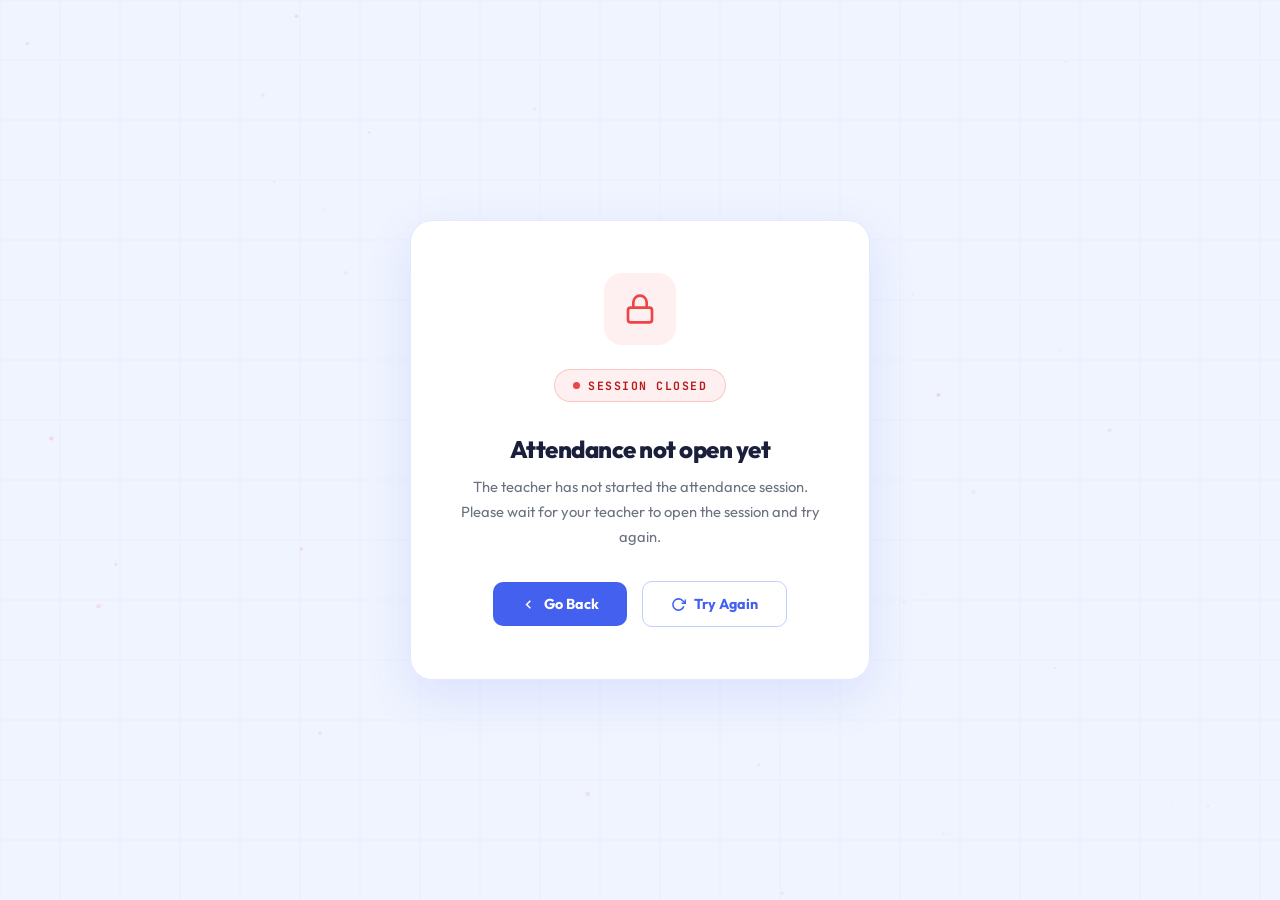
<file: face_attendanc/templates/session_closed.html>
<!DOCTYPE html>
<html lang="en">
<head>
<meta charset="UTF-8"/>
<meta name="viewport" content="width=device-width, initial-scale=1.0"/>
<title>FaceTrack — Session Not Active</title>
<link href="https://fonts.googleapis.com/css2?family=Outfit:wght@300;400;500;600;700;800&family=JetBrains+Mono:wght@400;600&display=swap" rel="stylesheet"/>
<style>
:root{--bg:#f0f4ff;--surface:#fff;--accent:#4361ee;--accent2:#7209b7;--accent3:#06d6a0;--danger:#ef4444;--text:#1a1f3c;--muted:#6b7280;--border:rgba(67,97,238,0.14);}
*{margin:0;padding:0;box-sizing:border-box;}
html,body{min-height:100vh;background:var(--bg);color:var(--text);font-family:'Outfit',sans-serif;cursor:default;display:flex;align-items:center;justify-content:center;}
#bg-canvas{position:fixed;inset:0;z-index:0;}
.card{position:relative;z-index:10;background:var(--surface);border:1.5px solid var(--border);border-radius:22px;padding:52px 48px;width:100%;max-width:460px;text-align:center;box-shadow:0 16px 48px rgba(67,97,238,0.12);animation:fadeUp 0.5s ease both;}
@keyframes fadeUp{from{opacity:0;transform:translateY(20px);}to{opacity:1;transform:translateY(0);}}
.icon{width:72px;height:72px;border-radius:18px;background:rgba(239,68,68,0.08);display:flex;align-items:center;justify-content:center;margin:0 auto 24px;}
.title{font-size:1.5rem;font-weight:800;color:var(--text);letter-spacing:-0.5px;margin-bottom:10px;}
.sub{font-size:0.92rem;color:var(--muted);line-height:1.7;margin-bottom:32px;}
.badge{display:inline-flex;align-items:center;gap:8px;background:rgba(239,68,68,0.08);border:1px solid rgba(239,68,68,0.25);color:#b91c1c;font-family:'JetBrains Mono',monospace;font-size:0.72rem;font-weight:700;letter-spacing:1.5px;padding:8px 18px;border-radius:100px;margin-bottom:32px;}
.dot{width:7px;height:7px;background:#ef4444;border-radius:50%;animation:pulse 1.5s infinite;}
@keyframes pulse{0%,100%{opacity:1;}50%{opacity:0.3;}}
.back-btn{display:inline-flex;align-items:center;gap:8px;padding:13px 28px;background:var(--accent);color:#fff;font-family:'Outfit',sans-serif;font-size:0.9rem;font-weight:700;border:none;border-radius:10px;cursor:pointer;text-decoration:none;transition:all 0.25s;}
.back-btn:hover{background:#3451d1;transform:translateY(-2px);}
.refresh-btn{display:inline-flex;align-items:center;gap:8px;padding:13px 28px;background:transparent;color:var(--accent);font-family:'Outfit',sans-serif;font-size:0.9rem;font-weight:700;border:1.5px solid rgba(67,97,238,0.3);border-radius:10px;cursor:pointer;text-decoration:none;transition:all 0.25s;margin-left:12px;}
.refresh-btn:hover{background:rgba(67,97,238,0.06);transform:translateY(-2px);}
</style>
</head>
<body>
<canvas id="bg-canvas"></canvas>
<div class="card">
  <div class="icon">
    <svg width="32" height="32" viewBox="0 0 24 24" fill="none" stroke="#ef4444" stroke-width="2" stroke-linecap="round" stroke-linejoin="round">
      <rect x="3" y="11" width="18" height="11" rx="2" ry="2"/>
      <path d="M7 11V7a5 5 0 0 1 10 0v4"/>
    </svg>
  </div>
  <div class="badge"><div class="dot"></div>SESSION CLOSED</div>
  <div class="title">Attendance not open yet</div>
  <div class="sub">The teacher has not started the attendance session. Please wait for your teacher to open the session and try again.</div>
  <a href="/" class="back-btn">
    <svg width="15" height="15" viewBox="0 0 24 24" fill="none" stroke="currentColor" stroke-width="2.5"><polyline points="15 18 9 12 15 6"/></svg>
    Go Back
  </a>
  <a href="/attendance" class="refresh-btn" onclick="location.reload();return false;">
    <svg width="15" height="15" viewBox="0 0 24 24" fill="none" stroke="currentColor" stroke-width="2.5"><polyline points="23 4 23 10 17 10"/><path d="M20.49 15a9 9 0 1 1-2.12-9.36L23 10"/></svg>
    Try Again
  </a>
</div>
<script>
const cv=document.getElementById('bg-canvas'),cx=cv.getContext('2d');
let W,H,ps=[];
function rsz(){W=cv.width=window.innerWidth;H=cv.height=window.innerHeight;}
window.addEventListener('resize',()=>{rsz();init();});rsz();
class P{constructor(){this.r(true);}r(i=false){this.x=Math.random()*W;this.y=i?Math.random()*H:-10;this.vx=(Math.random()-.5)*.28;this.vy=Math.random()*.32+.07;this.rad=Math.random()*2+.5;this.a=Math.random()*.12+.04;this.h='239,68,68';}u(){this.x+=this.vx;this.y+=this.vy;if(this.y>H+10)this.r();}d(){cx.save();cx.globalAlpha=this.a;cx.fillStyle=`rgba(${this.h},1)`;cx.beginPath();cx.arc(this.x,this.y,this.rad,0,Math.PI*2);cx.fill();cx.restore();}}
function init(){ps=[];for(let i=0;i<40;i++)ps.push(new P());}init();
function loop(){cx.clearRect(0,0,W,H);cx.save();cx.strokeStyle='rgba(67,97,238,0.03)';cx.lineWidth=1;for(let x=0;x<W;x+=60){cx.beginPath();cx.moveTo(x,0);cx.lineTo(x,H);cx.stroke();}for(let y=0;y<H;y+=60){cx.beginPath();cx.moveTo(0,y);cx.lineTo(W,y);cx.stroke();}cx.restore();ps.forEach(p=>{p.u();p.d();});requestAnimationFrame(loop);}loop();

// Auto-check every 10s if session opened
setInterval(async()=>{
  try{
    const res=await fetch('/api/session-state');
    const d=await res.json();
    if(d.active) window.location.href='/attendance';
  }catch(e){}
},10000);
</script>
</body>
</html>
</file>
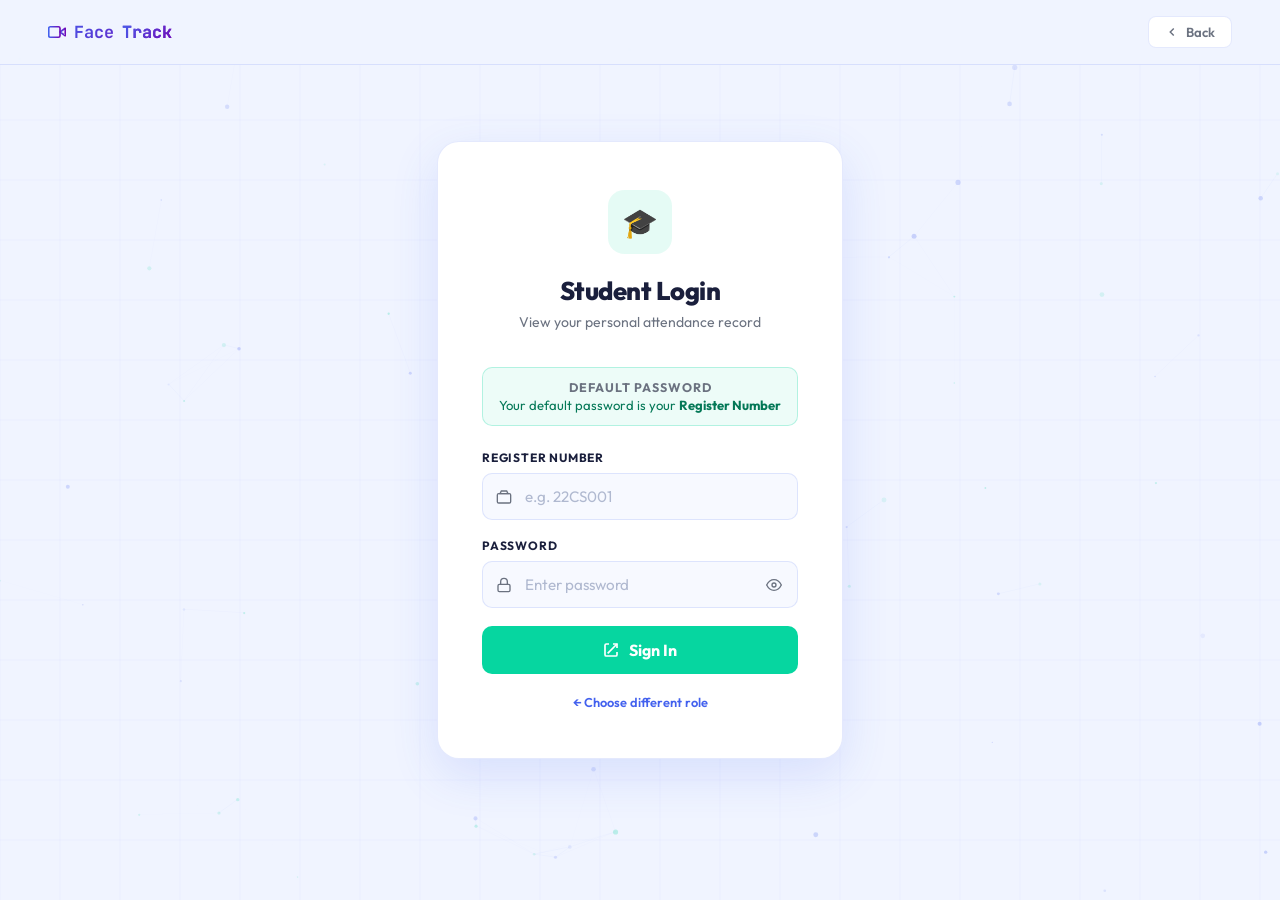
<file: face_attendanc/templates/student_login.html>
<!DOCTYPE html>
<html lang="en">
<head>
<meta charset="UTF-8"/>
<meta name="viewport" content="width=device-width, initial-scale=1.0"/>
<title>FaceTrack — Student Login</title>
<link href="https://fonts.googleapis.com/css2?family=Outfit:wght@300;400;500;600;700;800&family=JetBrains+Mono:wght@400;600&display=swap" rel="stylesheet"/>
<style>
:root{--bg:#f0f4ff;--surface:#fff;--surface2:#f7f9ff;--accent3:#06d6a0;--accent:#4361ee;--accent2:#7209b7;--text:#1a1f3c;--muted:#6b7280;--border:rgba(67,97,238,0.14);--shadow:0 4px 24px rgba(67,97,238,0.1);--glow-g:0 0 24px rgba(6,214,160,0.4),0 8px 32px rgba(6,214,160,0.15);}
*{margin:0;padding:0;box-sizing:border-box;}
html,body{min-height:100vh;background:var(--bg);color:var(--text);font-family:'Outfit',sans-serif;cursor:default;display:flex;align-items:center;justify-content:center;}
#bg-canvas{position:fixed;inset:0;z-index:0;}

.topbar{position:fixed;top:0;left:0;right:0;z-index:100;display:flex;align-items:center;justify-content:space-between;padding:16px 48px;border-bottom:1px solid var(--border);backdrop-filter:blur(20px);background:rgba(240,244,255,0.9);}
.logo{display:inline-flex;align-items:center;gap:8px;font-family:'JetBrains Mono',monospace;font-size:1.05rem;font-weight:700;text-decoration:none;background:linear-gradient(135deg,var(--accent),var(--accent2));-webkit-background-clip:text;-webkit-text-fill-color:transparent;background-clip:text;}
.logo svg{flex-shrink:0;}
.logo span{background:linear-gradient(135deg,var(--accent),var(--accent2));-webkit-background-clip:text;-webkit-text-fill-color:transparent;background-clip:text;}
.back-link{display:flex;align-items:center;gap:7px;font-size:0.82rem;font-weight:600;color:var(--muted);text-decoration:none;padding:7px 16px;border:1px solid var(--border);border-radius:8px;background:var(--surface);transition:all 0.2s;}
.back-link:hover{color:var(--accent);border-color:rgba(67,97,238,0.3);}

.card{position:relative;z-index:10;background:var(--surface);border:1.5px solid var(--border);border-radius:22px;padding:48px 44px;width:100%;max-width:420px;box-shadow:0 16px 48px rgba(67,97,238,0.14);animation:fadeUp 0.5s ease both;}
.card-icon{width:64px;height:64px;border-radius:16px;background:rgba(6,214,160,0.1);display:flex;align-items:center;justify-content:center;margin:0 auto 20px;font-size:1.8rem;}
.card-title{font-size:1.6rem;font-weight:800;color:var(--text);text-align:center;letter-spacing:-0.5px;margin-bottom:6px;}
.card-sub{font-size:0.88rem;color:var(--muted);text-align:center;margin-bottom:36px;}

.form-group{margin-bottom:18px;}
.form-label{display:block;font-size:0.75rem;font-weight:700;letter-spacing:0.8px;text-transform:uppercase;color:var(--text);margin-bottom:8px;}
.input-wrap{position:relative;}
.input-wrap > svg:first-child{position:absolute;left:14px;top:50%;transform:translateY(-50%);color:var(--muted);pointer-events:none;}
.form-input{width:100%;padding:13px 14px 13px 42px;background:var(--surface2);border:1.5px solid var(--border);border-radius:10px;color:var(--text);font-family:'Outfit',sans-serif;font-size:0.95rem;outline:none;transition:border-color 0.2s,box-shadow 0.2s;}
.form-input:focus{border-color:var(--accent3);box-shadow:0 0 0 3px rgba(6,214,160,0.15);}
.form-input::placeholder{color:#b0b9d0;}
.eye-btn{position:absolute;right:10px;top:50%;transform:translateY(-50%);background:var(--surface2);border:none;cursor:pointer;color:var(--muted);padding:5px 6px;border-radius:6px;display:flex;align-items:center;justify-content:center;line-height:1;z-index:2;}
.eye-btn:hover{color:var(--accent3);}

.btn-login{width:100%;padding:14px;background:var(--accent3);color:#fff;font-family:'Outfit',sans-serif;font-size:1rem;font-weight:700;border:none;border-radius:10px;cursor:pointer;transition:all 0.25s;margin-top:8px;display:flex;align-items:center;justify-content:center;gap:10px;}
.btn-login:hover{background:#00b890;box-shadow:var(--glow-g);transform:translateY(-2px);}
.btn-login:disabled{opacity:0.5;transform:none;cursor:not-allowed;box-shadow:none;}

.alert{display:none;padding:12px 16px;border-radius:10px;font-size:0.86rem;font-weight:500;align-items:center;gap:9px;margin-top:14px;}
.alert.show{display:flex;}
.alert.error{background:rgba(239,68,68,0.08);border:1px solid rgba(239,68,68,0.25);color:#b91c1c;}

.default-info{background:rgba(6,214,160,0.07);border:1px solid rgba(6,214,160,0.25);border-radius:10px;padding:12px 16px;margin-bottom:24px;font-size:0.82rem;color:#047857;text-align:center;}
.default-info strong{display:block;margin-bottom:2px;font-size:0.78rem;letter-spacing:1px;text-transform:uppercase;color:var(--muted);}

.hint{text-align:center;margin-top:20px;font-size:0.8rem;color:var(--muted);}
.hint a{color:var(--accent);text-decoration:none;font-weight:600;}
.hint a:hover{text-decoration:underline;}

@keyframes fadeUp{from{opacity:0;transform:translateY(20px);}to{opacity:1;transform:translateY(0);}}
</style>
</head>
<body>
<canvas id="bg-canvas"></canvas>
<nav class="topbar">
  <div class="logo"><svg width="18" height="18" viewBox="0 0 24 24" fill="none" stroke="url(#lg)" stroke-width="2.2" stroke-linecap="round" stroke-linejoin="round"><defs><linearGradient id="lg" x1="0" y1="0" x2="1" y2="0"><stop offset="0%" stop-color="#4361ee"/><stop offset="100%" stop-color="#7209b7"/></linearGradient></defs><path d="M23 7l-7 5 7 5V7z"/><rect x="1" y="5" width="15" height="14" rx="2" ry="2"/></svg>Face<span>Track</span></div>
  <a href="/choose-login" class="back-link">
    <svg width="14" height="14" viewBox="0 0 24 24" fill="none" stroke="currentColor" stroke-width="2.5"><polyline points="15 18 9 12 15 6"/></svg>
    Back
  </a>
</nav>

<div class="card">
  <div class="card-icon">🎓</div>
  <div class="card-title">Student Login</div>
  <div class="card-sub">View your personal attendance record</div>

  <div class="default-info">
    <strong>Default Password</strong>
    Your default password is your <b>Register Number</b>
  </div>

  <div class="form-group">
    <label class="form-label">Register Number</label>
    <div class="input-wrap">
      <svg width="16" height="16" viewBox="0 0 24 24" fill="none" stroke="currentColor" stroke-width="2"><rect x="2" y="7" width="20" height="14" rx="2"/><path d="M16 3h-8l-2 4h12z"/></svg>
      <input class="form-input" id="reg-number" type="text" placeholder="e.g. 22CS001" autocomplete="username"/>
    </div>
  </div>
  <div class="form-group">
    <label class="form-label">Password</label>
    <div class="input-wrap">
      <svg width="16" height="16" viewBox="0 0 24 24" fill="none" stroke="currentColor" stroke-width="2"><rect x="3" y="11" width="18" height="11" rx="2" ry="2"/><path d="M7 11V7a5 5 0 0 1 10 0v4"/></svg>
      <input class="form-input" id="password" type="password" placeholder="Enter password"
             onkeydown="if(event.key==='Enter') login()"/>
      <button class="eye-btn" onclick="togglePwd()" type="button">
        <svg width="16" height="16" viewBox="0 0 24 24" fill="none" stroke="currentColor" stroke-width="2"><path d="M1 12s4-8 11-8 11 8 11 8-4 8-11 8-11-8-11-8z"/><circle cx="12" cy="12" r="3"/></svg>
      </button>
    </div>
  </div>

  <button class="btn-login" id="btn-login" onclick="login()">
    <svg width="16" height="16" viewBox="0 0 24 24" fill="none" stroke="currentColor" stroke-width="2.5"><polyline points="15 3 21 3 21 9"/><path d="M21 15v4a2 2 0 0 1-2 2H5a2 2 0 0 1-2-2V5a2 2 0 0 1 2-2h4"/><polyline points="7 17 21 3"/></svg>
    Sign In
  </button>
  <div class="alert error" id="alert"></div>
  <div class="hint"><a href="/choose-login">← Choose different role</a></div>
</div>

<script>
const cv=document.getElementById('bg-canvas'),cx=cv.getContext('2d');
let W,H,ps=[];
function rsz(){W=cv.width=window.innerWidth;H=cv.height=window.innerHeight;}
window.addEventListener('resize',()=>{rsz();init();});rsz();
class P{constructor(){this.r(true);}r(i=false){this.x=Math.random()*W;this.y=i?Math.random()*H:-10;this.vx=(Math.random()-.5)*.3;this.vy=Math.random()*.35+.08;this.rad=Math.random()*2+.6;this.a=Math.random()*.18+.06;this.h=Math.random()>.5?'6,214,160':'67,97,238';}u(){this.x+=this.vx;this.y+=this.vy;if(this.y>H+10)this.r();}d(){cx.save();cx.globalAlpha=this.a;cx.fillStyle=`rgba(${this.h},1)`;cx.beginPath();cx.arc(this.x,this.y,this.rad,0,Math.PI*2);cx.fill();cx.restore();}}
function init(){ps=[];for(let i=0;i<70;i++)ps.push(new P());}init();
function loop(){cx.clearRect(0,0,W,H);cx.save();cx.strokeStyle='rgba(67,97,238,0.035)';cx.lineWidth=1;for(let x=0;x<W;x+=60){cx.beginPath();cx.moveTo(x,0);cx.lineTo(x,H);cx.stroke();}for(let y=0;y<H;y+=60){cx.beginPath();cx.moveTo(0,y);cx.lineTo(W,y);cx.stroke();}cx.restore();for(let i=0;i<ps.length;i++)for(let j=i+1;j<ps.length;j++){const dx=ps[i].x-ps[j].x,dy=ps[i].y-ps[j].y,d=Math.sqrt(dx*dx+dy*dy);if(d<110){cx.save();cx.globalAlpha=(1-d/110)*.07;cx.strokeStyle='rgba(67,97,238,1)';cx.lineWidth=.5;cx.beginPath();cx.moveTo(ps[i].x,ps[i].y);cx.lineTo(ps[j].x,ps[j].y);cx.stroke();cx.restore();}}ps.forEach(p=>{p.u();p.d();});requestAnimationFrame(loop);}loop();

function togglePwd(){const inp=document.getElementById('password');inp.type=inp.type==='password'?'text':'password';}

async function login(){
  const reg=document.getElementById('reg-number').value.trim();
  const pwd=document.getElementById('password').value;
  if(!reg||!pwd){showAlert('Please enter register number and password.');return;}
  const btn=document.getElementById('btn-login');
  btn.disabled=true;
  btn.innerHTML=`<svg width="16" height="16" viewBox="0 0 24 24" fill="none" stroke="currentColor" stroke-width="2.5" style="animation:spin 1s linear infinite"><polyline points="23 4 23 10 17 10"/><path d="M20.49 15a9 9 0 1 1-2.12-9.36L23 10"/></svg> Signing in…`;
  try{
    const res=await fetch('/api/student-login',{method:'POST',headers:{'Content-Type':'application/json'},body:JSON.stringify({reg_number:reg,password:pwd})});
    const data=await res.json();
    if(data.success){window.location.href=data.redirect;}
    else{showAlert(data.message||'Login failed.');}
  }catch(e){showAlert('Server error — is Flask running?');}
  btn.disabled=false;
  btn.innerHTML=`<svg width="16" height="16" viewBox="0 0 24 24" fill="none" stroke="currentColor" stroke-width="2.5"><polyline points="15 3 21 3 21 9"/><path d="M21 15v4a2 2 0 0 1-2 2H5a2 2 0 0 1-2-2V5a2 2 0 0 1 2-2h4"/><polyline points="7 17 21 3"/></svg> Sign In`;
}
function showAlert(msg){const el=document.getElementById('alert');el.className='alert error show';el.innerHTML=`<svg width="14" height="14" viewBox="0 0 24 24" fill="none" stroke="currentColor" stroke-width="2.5"><circle cx="12" cy="12" r="10"/><line x1="12" y1="8" x2="12" y2="12"/><line x1="12" y1="16" x2="12.01" y2="16"/></svg> ${msg}`;}
const s=document.createElement('style');s.textContent='@keyframes spin{from{transform:rotate(0)}to{transform:rotate(360deg)}}';document.head.appendChild(s);
</script>
</body>
</html>
</file>
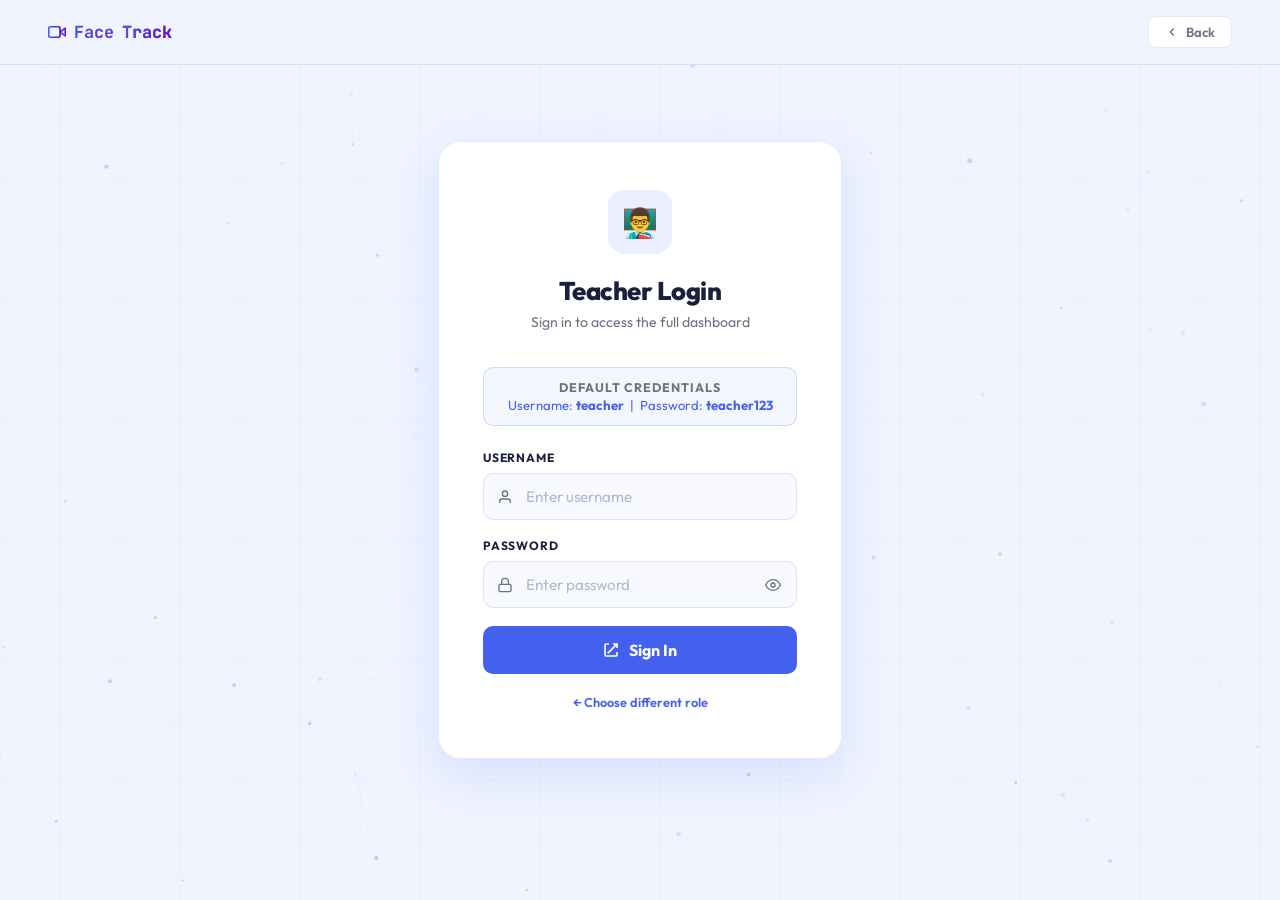
<file: face_attendanc/templates/teacher_login.html>
<!DOCTYPE html>
<html lang="en">
<head>
<meta charset="UTF-8"/>
<meta name="viewport" content="width=device-width, initial-scale=1.0"/>
<title>FaceTrack — Teacher Login</title>
<link href="https://fonts.googleapis.com/css2?family=Outfit:wght@300;400;500;600;700;800&family=JetBrains+Mono:wght@400;600&display=swap" rel="stylesheet"/>
<style>
:root{--bg:#f0f4ff;--surface:#fff;--surface2:#f7f9ff;--accent:#4361ee;--accent2:#7209b7;--text:#1a1f3c;--muted:#6b7280;--border:rgba(67,97,238,0.14);--shadow:0 4px 24px rgba(67,97,238,0.1);--glow:0 0 24px rgba(67,97,238,0.35),0 8px 32px rgba(67,97,238,0.15);}
*{margin:0;padding:0;box-sizing:border-box;}
html,body{min-height:100vh;background:var(--bg);color:var(--text);font-family:'Outfit',sans-serif;cursor:default;display:flex;align-items:center;justify-content:center;}
#bg-canvas{position:fixed;inset:0;z-index:0;}

.topbar{position:fixed;top:0;left:0;right:0;z-index:100;display:flex;align-items:center;justify-content:space-between;padding:16px 48px;border-bottom:1px solid var(--border);backdrop-filter:blur(20px);background:rgba(240,244,255,0.9);}
.logo{display:inline-flex;align-items:center;gap:8px;font-family:'JetBrains Mono',monospace;font-size:1.05rem;font-weight:700;text-decoration:none;background:linear-gradient(135deg,var(--accent),var(--accent2));-webkit-background-clip:text;-webkit-text-fill-color:transparent;background-clip:text;}
.logo svg{flex-shrink:0;}
.logo span{background:linear-gradient(135deg,var(--accent),var(--accent2));-webkit-background-clip:text;-webkit-text-fill-color:transparent;background-clip:text;}
.back-link{display:flex;align-items:center;gap:7px;font-size:0.82rem;font-weight:600;color:var(--muted);text-decoration:none;padding:7px 16px;border:1px solid var(--border);border-radius:8px;background:var(--surface);transition:all 0.2s;}
.back-link:hover{color:var(--accent);border-color:rgba(67,97,238,0.3);}

.card{position:relative;z-index:10;background:var(--surface);border:1.5px solid var(--border);border-radius:22px;padding:48px 44px;width:100%;max-width:420px;box-shadow:0 16px 48px rgba(67,97,238,0.14);animation:fadeUp 0.5s ease both;}

.card-icon{width:64px;height:64px;border-radius:16px;background:rgba(67,97,238,0.1);display:flex;align-items:center;justify-content:center;margin:0 auto 20px;font-size:1.8rem;}
.card-title{font-size:1.6rem;font-weight:800;color:var(--text);text-align:center;letter-spacing:-0.5px;margin-bottom:6px;}
.card-sub{font-size:0.88rem;color:var(--muted);text-align:center;margin-bottom:36px;}

.form-group{margin-bottom:18px;}
.form-label{display:block;font-size:0.75rem;font-weight:700;letter-spacing:0.8px;text-transform:uppercase;color:var(--text);margin-bottom:8px;}
.input-wrap{position:relative;}
.input-wrap > svg:first-child{position:absolute;left:14px;top:50%;transform:translateY(-50%);color:var(--muted);pointer-events:none;}
.form-input{width:100%;padding:13px 14px 13px 42px;background:var(--surface2);border:1.5px solid var(--border);border-radius:10px;color:var(--text);font-family:'Outfit',sans-serif;font-size:0.95rem;outline:none;transition:border-color 0.2s,box-shadow 0.2s;}
.form-input:focus{border-color:var(--accent);box-shadow:0 0 0 3px rgba(67,97,238,0.1);}
.form-input::placeholder{color:#b0b9d0;}

.eye-btn{position:absolute;right:10px;top:50%;transform:translateY(-50%);background:var(--surface2);border:none;cursor:pointer;color:var(--muted);padding:5px 6px;border-radius:6px;display:flex;align-items:center;justify-content:center;line-height:1;z-index:2;}
.eye-btn:hover{color:var(--accent);}

.btn-login{width:100%;padding:14px;background:var(--accent);color:#fff;font-family:'Outfit',sans-serif;font-size:1rem;font-weight:700;border:none;border-radius:10px;cursor:pointer;transition:all 0.25s;margin-top:8px;display:flex;align-items:center;justify-content:center;gap:10px;}
.btn-login:hover{background:#3451d1;box-shadow:var(--glow);transform:translateY(-2px);}
.btn-login:disabled{opacity:0.5;transform:none;cursor:not-allowed;box-shadow:none;}

.alert{display:none;padding:12px 16px;border-radius:10px;font-size:0.86rem;font-weight:500;align-items:center;gap:9px;margin-top:14px;}
.alert.show{display:flex;}
.alert.error{background:rgba(239,68,68,0.08);border:1px solid rgba(239,68,68,0.25);color:#b91c1c;}

.hint{text-align:center;margin-top:20px;font-size:0.8rem;color:var(--muted);}
.hint a{color:var(--accent);text-decoration:none;font-weight:600;}
.hint a:hover{text-decoration:underline;}

.default-info{background:rgba(67,97,238,0.06);border:1px solid rgba(67,97,238,0.2);border-radius:10px;padding:12px 16px;margin-bottom:24px;font-size:0.82rem;color:var(--accent);text-align:center;}
.default-info strong{display:block;margin-bottom:2px;font-size:0.78rem;letter-spacing:1px;text-transform:uppercase;color:var(--muted);}

@keyframes fadeUp{from{opacity:0;transform:translateY(20px);}to{opacity:1;transform:translateY(0);}}
</style>
</head>
<body>
<canvas id="bg-canvas"></canvas>
<nav class="topbar">
  <div class="logo"><svg width="18" height="18" viewBox="0 0 24 24" fill="none" stroke="url(#lg)" stroke-width="2.2" stroke-linecap="round" stroke-linejoin="round"><defs><linearGradient id="lg" x1="0" y1="0" x2="1" y2="0"><stop offset="0%" stop-color="#4361ee"/><stop offset="100%" stop-color="#7209b7"/></linearGradient></defs><path d="M23 7l-7 5 7 5V7z"/><rect x="1" y="5" width="15" height="14" rx="2" ry="2"/></svg>Face<span>Track</span></div>
  <a href="/choose-login" class="back-link">
    <svg width="14" height="14" viewBox="0 0 24 24" fill="none" stroke="currentColor" stroke-width="2.5"><polyline points="15 18 9 12 15 6"/></svg>
    Back
  </a>
</nav>

<div class="card">
  <div class="card-icon">👨‍🏫</div>
  <div class="card-title">Teacher Login</div>
  <div class="card-sub">Sign in to access the full dashboard</div>

  <div class="default-info">
    <strong>Default Credentials</strong>
    Username: <b>teacher</b> &nbsp;|&nbsp; Password: <b>teacher123</b>
  </div>

  <div class="form-group">
    <label class="form-label">Username</label>
    <div class="input-wrap">
      <svg width="16" height="16" viewBox="0 0 24 24" fill="none" stroke="currentColor" stroke-width="2"><path d="M20 21v-2a4 4 0 0 0-4-4H8a4 4 0 0 0-4 4v2"/><circle cx="12" cy="7" r="4"/></svg>
      <input class="form-input" id="username" type="text" placeholder="Enter username" autocomplete="username"/>
    </div>
  </div>
  <div class="form-group">
    <label class="form-label">Password</label>
    <div class="input-wrap">
      <svg width="16" height="16" viewBox="0 0 24 24" fill="none" stroke="currentColor" stroke-width="2"><rect x="3" y="11" width="18" height="11" rx="2" ry="2"/><path d="M7 11V7a5 5 0 0 1 10 0v4"/></svg>
      <input class="form-input" id="password" type="password" placeholder="Enter password" autocomplete="current-password"
             style="padding-right:44px;" onkeydown="if(event.key==='Enter') login()"/>
      <button class="eye-btn" onclick="togglePwd()" type="button" id="eye-btn">
        <svg width="16" height="16" viewBox="0 0 24 24" fill="none" stroke="currentColor" stroke-width="2"><path d="M1 12s4-8 11-8 11 8 11 8-4 8-11 8-11-8-11-8z"/><circle cx="12" cy="12" r="3"/></svg>
      </button>
    </div>
  </div>

  <button class="btn-login" id="btn-login" onclick="login()">
    <svg width="16" height="16" viewBox="0 0 24 24" fill="none" stroke="currentColor" stroke-width="2.5"><polyline points="15 3 21 3 21 9"/><path d="M21 15v4a2 2 0 0 1-2 2H5a2 2 0 0 1-2-2V5a2 2 0 0 1 2-2h4"/><polyline points="7 17 21 3"/></svg>
    Sign In
  </button>
  <div class="alert error" id="alert"></div>

  <div class="hint"><a href="/choose-login">← Choose different role</a></div>
</div>

<script>
const cv=document.getElementById('bg-canvas'),cx=cv.getContext('2d');
let W,H,ps=[];
function rsz(){W=cv.width=window.innerWidth;H=cv.height=window.innerHeight;}
window.addEventListener('resize',()=>{rsz();init();});rsz();
class P{constructor(){this.r(true);}r(i=false){this.x=Math.random()*W;this.y=i?Math.random()*H:-10;this.vx=(Math.random()-.5)*.3;this.vy=Math.random()*.35+.08;this.rad=Math.random()*2+.6;this.a=Math.random()*.18+.06;this.h=Math.random()>.5?'67,97,238':'114,9,183';}u(){this.x+=this.vx;this.y+=this.vy;if(this.y>H+10)this.r();}d(){cx.save();cx.globalAlpha=this.a;cx.fillStyle=`rgba(${this.h},1)`;cx.beginPath();cx.arc(this.x,this.y,this.rad,0,Math.PI*2);cx.fill();cx.restore();}}
function init(){ps=[];for(let i=0;i<70;i++)ps.push(new P());}init();
function loop(){cx.clearRect(0,0,W,H);cx.save();cx.strokeStyle='rgba(67,97,238,0.035)';cx.lineWidth=1;for(let x=0;x<W;x+=60){cx.beginPath();cx.moveTo(x,0);cx.lineTo(x,H);cx.stroke();}for(let y=0;y<H;y+=60){cx.beginPath();cx.moveTo(0,y);cx.lineTo(W,y);cx.stroke();}cx.restore();for(let i=0;i<ps.length;i++)for(let j=i+1;j<ps.length;j++){const dx=ps[i].x-ps[j].x,dy=ps[i].y-ps[j].y,d=Math.sqrt(dx*dx+dy*dy);if(d<110){cx.save();cx.globalAlpha=(1-d/110)*.07;cx.strokeStyle='rgba(67,97,238,1)';cx.lineWidth=.5;cx.beginPath();cx.moveTo(ps[i].x,ps[i].y);cx.lineTo(ps[j].x,ps[j].y);cx.stroke();cx.restore();}}ps.forEach(p=>{p.u();p.d();});requestAnimationFrame(loop);}loop();

function togglePwd(){
  const inp=document.getElementById('password');
  inp.type = inp.type==='password' ? 'text' : 'password';
}

async function login(){
  const username=document.getElementById('username').value.trim();
  const password=document.getElementById('password').value;
  if(!username||!password){showAlert('Please enter username and password.');return;}
  const btn=document.getElementById('btn-login');
  btn.disabled=true;
  btn.innerHTML=`<svg width="16" height="16" viewBox="0 0 24 24" fill="none" stroke="currentColor" stroke-width="2.5" style="animation:spin 1s linear infinite"><polyline points="23 4 23 10 17 10"/><path d="M20.49 15a9 9 0 1 1-2.12-9.36L23 10"/></svg> Signing in…`;
  try{
    const res=await fetch('/api/teacher-login',{method:'POST',headers:{'Content-Type':'application/json'},body:JSON.stringify({username,password})});
    const data=await res.json();
    if(data.success){ window.location.href=data.redirect; }
    else{ showAlert(data.message||'Login failed.'); }
  }catch(e){showAlert('Server error — is Flask running?');}
  btn.disabled=false;
  btn.innerHTML=`<svg width="16" height="16" viewBox="0 0 24 24" fill="none" stroke="currentColor" stroke-width="2.5"><polyline points="15 3 21 3 21 9"/><path d="M21 15v4a2 2 0 0 1-2 2H5a2 2 0 0 1-2-2V5a2 2 0 0 1 2-2h4"/><polyline points="7 17 21 3"/></svg> Sign In`;
}
function showAlert(msg){const el=document.getElementById('alert');el.className='alert error show';el.innerHTML=`<svg width="14" height="14" viewBox="0 0 24 24" fill="none" stroke="currentColor" stroke-width="2.5"><circle cx="12" cy="12" r="10"/><line x1="12" y1="8" x2="12" y2="12"/><line x1="12" y1="16" x2="12.01" y2="16"/></svg> ${msg}`;}
const s=document.createElement('style');s.textContent='@keyframes spin{from{transform:rotate(0)}to{transform:rotate(360deg)}}';document.head.appendChild(s);
</script>
</body>
</html>
</file>
